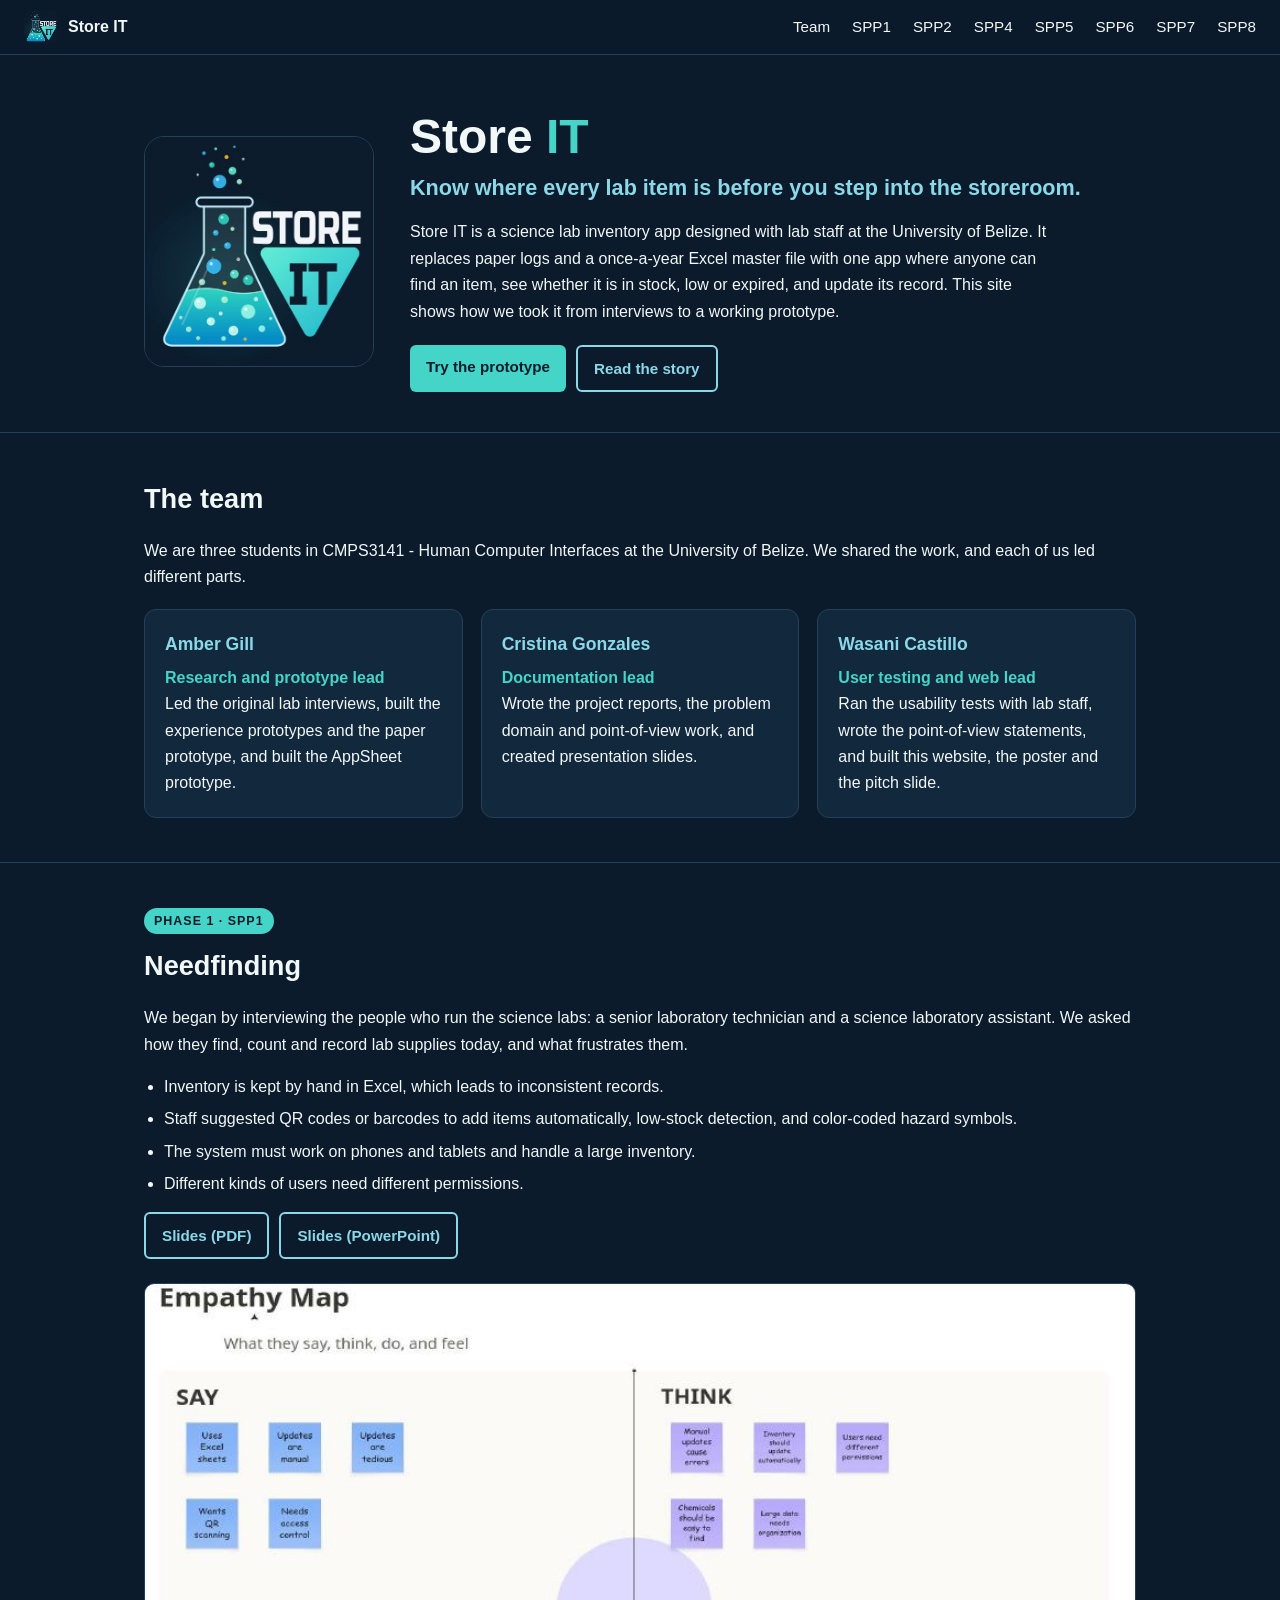
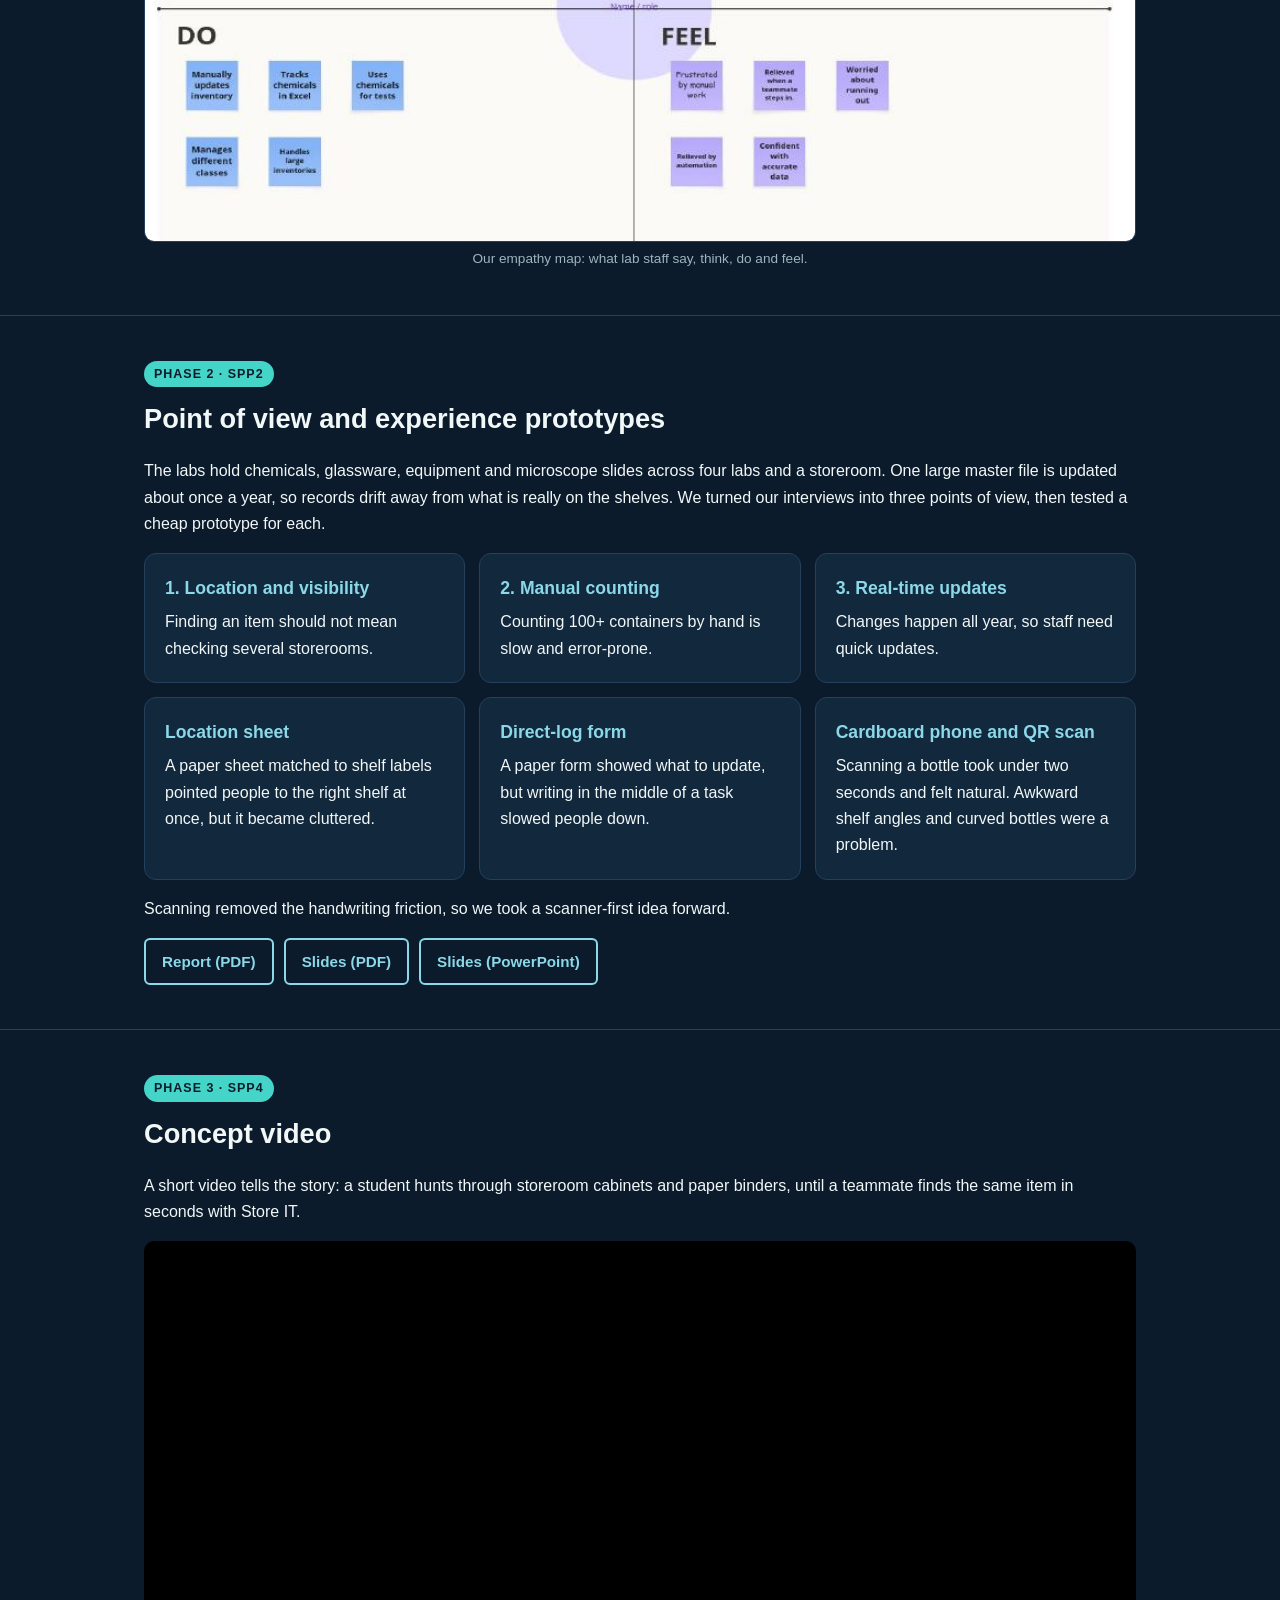
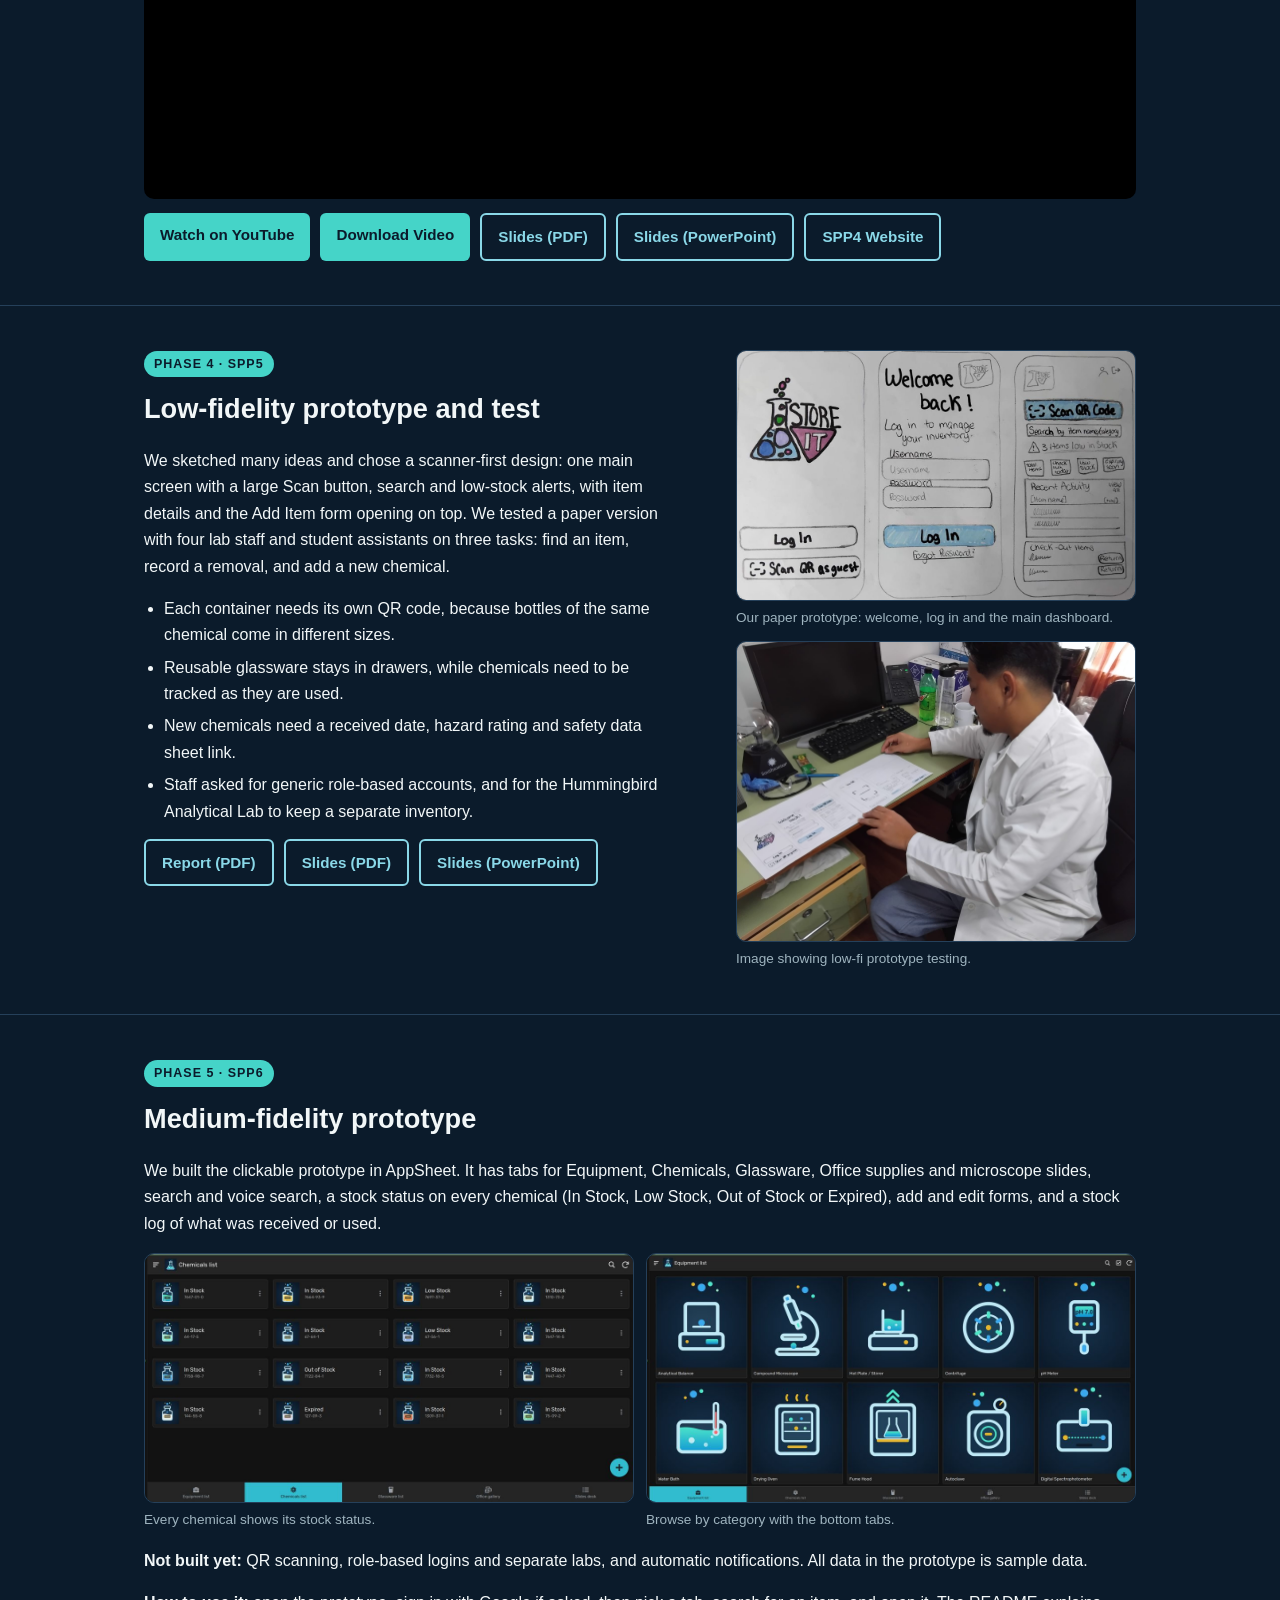
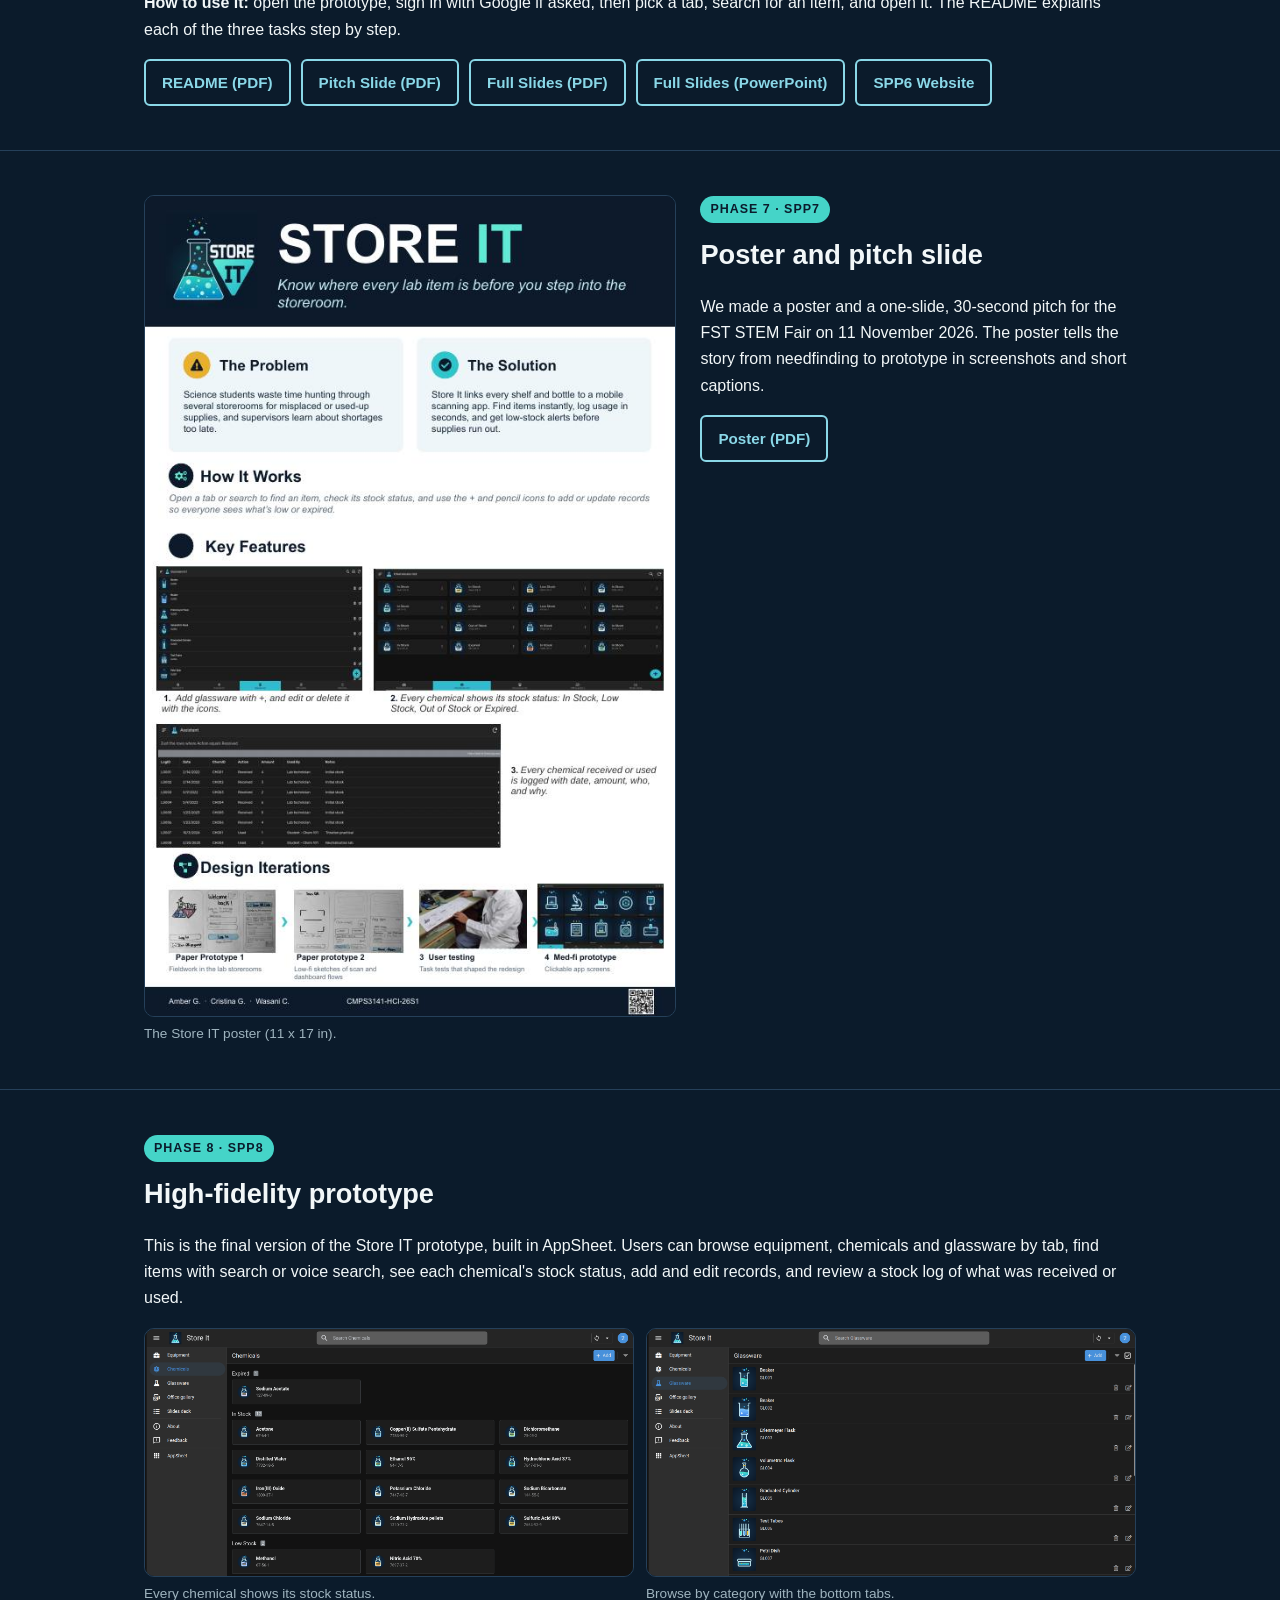
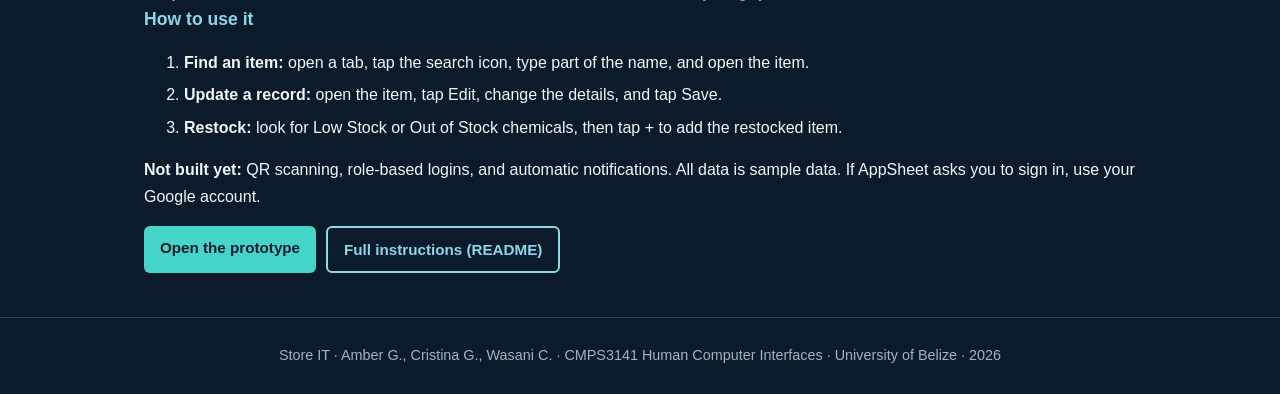
<file: index.html>
<!DOCTYPE html>
<html lang="en">
<head>
<meta charset="UTF-8">
<meta name="viewport" content="width=device-width, initial-scale=1">
<title>Store IT | Science Lab Inventory App</title>
<meta name="description" content="Store IT is a science lab inventory app designed with lab staff at the University of Belize. See how we took it from interviews to a working prototype.">
<link rel="icon" href="images/logo.jpg">
<link rel="stylesheet" href="site.css">
</head>
<body>

<nav aria-label="Main">
  <a class="brand" href="#home"><img src="images/logo.jpg" alt="">Store IT</a>
  <a class="l" href="#team">Team</a>
  <a class="l" href="#needfinding">SPP1</a>
  <a class="l" href="#pov">SPP2</a>
  <a class="l" href="#video">SPP4</a>
  <a class="l" href="#low-fi">SPP5</a>
  <a class="l" href="#medium-fi">SPP6</a>
  <a class="l" href="#poster">SPP7</a>
  <a class="l" href="#hi-fi">SPP8</a>
</nav>

<!--All Good-->
<header class="hero" id="home">
  <div class="wrap">
    <img src="images/logo.jpg" alt="Store IT logo: a flask with bubbles beside the words STORE IT">
    <div class="txt">
      <h1>Store <span>IT</span></h1>
      <p class="vp">Know where every lab item is before you step into the storeroom.</p>
      <p class="lead">Store IT is a science lab inventory app designed with lab staff at the University of Belize. It replaces paper logs and a once-a-year Excel master file with one app where anyone can find an item, see whether it is in stock, low or expired, and update its record. This site shows how we took it from interviews to a working prototype.</p>
      <div class="links">
        <a class="btn" href="https://www.appsheet.com/start/bdd45b0b-dedd-482d-b99f-b66468220122" target="_blank" rel="noopener">Try the prototype</a>
        <a class="btn o" href="#needfinding">Read the story</a>
      </div>
    </div>
  </div>
</header>

<!--All Good-->
<main>
<section class="sec" id="team">
  <div class="wrap">
    <h2>The team</h2>
    <p>We are three students in CMPS3141 - Human Computer Interfaces at the University of Belize. We shared the work, and each of us led different parts.</p>
    <div class="team">
      <div class="card"><h3>Amber Gill</h3><p class="role">Research and prototype lead</p><p>Led the original lab interviews, built the experience prototypes and the paper prototype, and built the AppSheet prototype.</p></div>
      <div class="card"><h3>Cristina Gonzales</h3><p class="role">Documentation lead</p><p>Wrote the project reports, the problem domain and point-of-view work, and created presentation slides.</p></div>
      <div class="card"><h3>Wasani Castillo</h3><p class="role">User testing and web lead</p><p>Ran the usability tests with lab staff, wrote the point-of-view statements, and built this website, the poster and the pitch slide.</p></div>
    </div>
  </div>
</section>

<!--Done-->
<section class="sec" id="needfinding">
  <div class="wrap phase">
    <div>
      <span class="kicker">Phase 1 · SPP1</span>
      <h2>Needfinding</h2>
      <p>We began by interviewing the people who run the science labs: a senior laboratory technician and a science laboratory assistant. We asked how they find, count and record lab supplies today, and what frustrates them.</p>
      <ul>
        <li>Inventory is kept by hand in Excel, which leads to inconsistent records.</li>
        <li>Staff suggested QR codes or barcodes to add items automatically, low-stock detection, and color-coded hazard symbols.</li>
        <li>The system must work on phones and tablets and handle a large inventory.</li>
        <li>Different kinds of users need different permissions.</li>
      </ul>
      <div class="links">
        <a class="btn o" href="SPP1/Science Lab Inventory-1.pdf" target="_blank">Slides (PDF)</a>
        <a class="btn o" href="SPP1/Science Lab Inventory.pptx" target="_blank">Slides (PowerPoint)</a></div>
    </div>
    <!--See if figure can be made smaller-->
    <figure>
      <img src="images/empathy-map.jpg" alt="Empathy map showing what lab staff say, think, do and feel about inventory" loading="lazy">
      <figcaption>Our empathy map: what lab staff say, think, do and feel.</figcaption>
    </figure>
  </div>
</section>

<!--All Done-->
<section class="sec" id="pov">
  <div class="wrap">
    <span class="kicker">Phase 2 · SPP2</span>
    <h2>Point of view and experience prototypes</h2>
    <p>The labs hold chemicals, glassware, equipment and microscope slides across four labs and a storeroom. One large master file is updated about once a year, so records drift away from what is really on the shelves. We turned our interviews into three points of view, then tested a cheap prototype for each.</p>
    <div class="three">
      <div class="card"><h3>1. Location and visibility</h3><p>Finding an item should not mean checking several storerooms.</p></div>
      <div class="card"><h3>2. Manual counting</h3><p>Counting 100+ containers by hand is slow and error-prone.</p></div>
      <div class="card"><h3>3. Real-time updates</h3><p>Changes happen all year, so staff need quick updates.</p></div>
    </div>
    <div class="three">
      <div class="card"><h3>Location sheet</h3><p>A paper sheet matched to shelf labels pointed people to the right shelf at once, but it became cluttered.</p></div>
      <div class="card"><h3>Direct-log form</h3><p>A paper form showed what to update, but writing in the middle of a task slowed people down.</p></div>
      <div class="card"><h3>Cardboard phone and QR scan</h3><p>Scanning a bottle took under two seconds and felt natural. Awkward shelf angles and curved bottles were a problem.</p></div>
    </div>
    <p>Scanning removed the handwriting friction, so we took a scanner-first idea forward.</p>
    <div class="links">
      <a class="btn o" href="SPP2/SPP2 Report UB Science Lab Inventory System.docx.pdf" target="_blank">Report (PDF)</a>
      <a class="btn o" href="SPP2/SPP2-PPT.pdf" target="_blank">Slides (PDF)</a>
      <a class="btn o" href="SPP2/SPP2-PPT.pptx" target="_blank">Slides (PowerPoint)</a></div>
  </div>
</section>

<!--NOthing to change-->
<section class="sec" id="video">
  <div class="wrap">
    <span class="kicker">Phase 3 · SPP4</span>
    <h2>Concept video</h2>
    <p>A short video tells the story: a student hunts through storeroom cabinets and paper binders, until a teammate finds the same item in seconds with Store IT.</p>
    <div class="video"><iframe src="https://player.vimeo.com/video/1229984652?badge=0&amp;autopause=0&amp;player_id=0&amp;app_id=58479" allow="autoplay; fullscreen; picture-in-picture; clipboard-write; encrypted-media; web-share" referrerpolicy="strict-origin-when-cross-origin" title="Store IT concept video"></iframe></div>
    <div class="links">
      <a class="btn" href="https://youtu.be/bTAYUVwMyhg" target="_blank" rel="noopener">Watch on YouTube</a>
      <a class="btn secondary" href="SPP4/SPP4-Concept-Video(1).mp4" download>Download Video</a>
      <a class="btn o" href="SPP4/Science Lab Inventory System.pdf" target="_blank">Slides (PDF)</a>
      <a class="btn o" href="SPP4/Science Lab Inventory System.pptx">Slides (PowerPoint)</a>
      <a class="btn o" href="SPP4/SPP4-Group-1.html" target="_blank">SPP4 Website</a>
    </div>
  </div>
</section>

<!--Add report, slides ppt and pdf-->
<section class="sec" id="low-fi">
  <div class="wrap phase">
    <div>
      <span class="kicker">Phase 4 · SPP5</span>
      <h2>Low-fidelity prototype and test</h2>
      <p>We sketched many ideas and chose a scanner-first design: one main screen with a large Scan button, search and low-stock alerts, with item details and the Add Item form opening on top. We tested a paper version with four lab staff and student assistants on three tasks: find an item, record a removal, and add a new chemical.</p>
      <ul>
        <li>Each container needs its own QR code, because bottles of the same chemical come in different sizes.</li>
        <li>Reusable glassware stays in drawers, while chemicals need to be tracked as they are used.</li>
        <li>New chemicals need a received date, hazard rating and safety data sheet link.</li>
        <li>Staff asked for generic role-based accounts, and for the Hummingbird Analytical Lab to keep a separate inventory.</li>
      </ul>
      <div class="links">
        <a class="btn o" href="SPP5/SPP5 Report UB Science Lab Inventory System.docx-2.pdf" target="_blank">Report (PDF)</a>
        <a class="btn o" href="SPP5/SPP5-Presentation.pdf" target="_blank">Slides (PDF)</a>
        <a class="btn o" href="SPP5/SPP5-Presentation.pptx" target="_blank">Slides (PowerPoint)</a></div>
    </div>

    <div class="phase-images">
      <figure>
          <img src="images/lowfi-sketches.jpg" alt="Paper prototype screens: welcome, log in and dashboard" loading="lazy">
          <figcaption>Our paper prototype: welcome, log in and the main dashboard.</figcaption>
        </figure>

      <figure>
        <img src="images/proof.jpg" alt="Image showing low-fi prototype testing" loading="lazy">
        <figcaption>Image showing low-fi prototype testing.</figcaption>
      </figure>
    </div>
  </div>
</section>

<!--Come back as clarification old prototype link is needed-->
<section class="sec" id="medium-fi">
  <div class="wrap">
    <span class="kicker">Phase 5 · SPP6</span>
    <h2>Medium-fidelity prototype</h2>
    <p>We built the clickable prototype in AppSheet. It has tabs for Equipment, Chemicals, Glassware, Office supplies and microscope slides, search and voice search, a stock status on every chemical (In Stock, Low Stock, Out of Stock or Expired), add and edit forms, and a stock log of what was received or used.</p>
    <div class="two">
      <figure><img src="images/app-chemicals.jpg" alt="Chemicals list showing a stock status on each chemical" loading="lazy"><figcaption>Every chemical shows its stock status.</figcaption></figure>
      <figure><img src="images/app-equipment.jpg" alt="Equipment list with category tabs along the bottom" loading="lazy"><figcaption>Browse by category with the bottom tabs.</figcaption></figure>
    </div>
    <p><strong>Not built yet:</strong> QR scanning, role-based logins and separate labs, and automatic notifications. All data in the prototype is sample data.</p>
    <p><strong>How to use it:</strong> open the prototype, sign in with Google if asked, then pick a tab, search for an item, and open it. The README explains each of the three tasks step by step.</p>
    <div class="links">
      <!--<a class="btn" href="https://www.appsheet.com/start/62eae742-056b-4bb2-9ba7-b9b2ba2b7e73" target="_blank" rel="noopener">Open the prototype</a> -->
      <a class="btn o" href="SPP6 & SPP7/README.pdf" target="_blank">README (PDF)</a>
      <a class="btn o" href="SPP6 & SPP7/Store It.pdf" target="_blank">Pitch Slide (PDF)</a>
      <a class="btn o" href="SPP6 & SPP7/Store IT Science Lab Inventory System.pdf" target="_blank"> Full Slides (PDF)</a>
      <a class="btn o" href="SPP6 & SPP7/Store IT Science Lab Inventory System.pptx" target="_blank">Full Slides (PowerPoint)</a>
      <a class="btn o" href="oldSite.html" target="_blank">SPP6 Website</a>
    </div>
  </div>
</section>

<section class="sec" id="poster">
  <div class="wrap phase flip">
    <div>
      <span class="kicker">Phase 7 · SPP7</span>
      <h2>Poster and pitch slide</h2>
      <p>We made a poster and a one-slide, 30-second pitch for the FST STEM Fair on 11 November 2026. The poster tells the story from needfinding to prototype in screenshots and short captions.</p>
      <div class="links">
        <a class="btn o" href="SPP6 & SPP7/HCI Store It Poster SPP7.pdf">Poster (PDF)</a>
      </div>
    </div>
    <figure><img src="images/poster.jpg" alt="The Store IT project poster" loading="lazy"><figcaption>The Store IT poster (11 x 17 in).</figcaption></figure>
  </div>
</section>

<section class="sec" id="hi-fi">
  <div class="wrap">
    <span class="kicker">Phase 8 · SPP8</span>
    <h2>High-fidelity prototype</h2>
    <p>This is the final version of the Store IT prototype, built in AppSheet. 
       Users can browse equipment, chemicals and glassware by tab, find items with search or voice search, 
       see each chemical's stock status, add and edit records, and review a stock log of what was received or used.
    </p>
    <div class="two">
      <figure><img src="images/high-fidelity-chemicals.png" alt="Chemicals list showing a stock status on each chemical" loading="lazy"><figcaption>Every chemical shows its stock status.</figcaption></figure>
      <figure><img src="images/high-fidelity-glassware.png" alt="Equipment list with category tabs along the bottom" loading="lazy"><figcaption>Browse by category with the bottom tabs.</figcaption></figure>
    </div>
    <h3>How to use it</h3>
    <ol>
      <li><strong>Find an item:</strong> open a tab, tap the search icon, type part of the name, and open the item.</li>
      <li><strong>Update a record:</strong> open the item, tap Edit, change the details, and tap Save.</li>
      <li><strong>Restock:</strong> look for Low Stock or Out of Stock chemicals, then tap + to add the restocked item.</li>
    </ol>
    <p><strong>Not built yet:</strong> QR scanning, role-based logins, and automatic notifications. All data is sample data. If AppSheet asks you to sign in, use your Google account.</p>
    <div class="links">
      <a class="btn" href="https://www.appsheet.com/start/bdd45b0b-dedd-482d-b99f-b66468220122" target="_blank" rel="noopener">Open the prototype</a>
      <a class="btn o" href="files/SPP6-README.pdf">Full instructions (README)</a>
    </div>
  </div>
</section>
</main>

<footer>Store IT · Amber G., Cristina G., Wasani C. · CMPS3141 Human Computer Interfaces · University of Belize · 2026</footer>

</body>
</html>
</file>
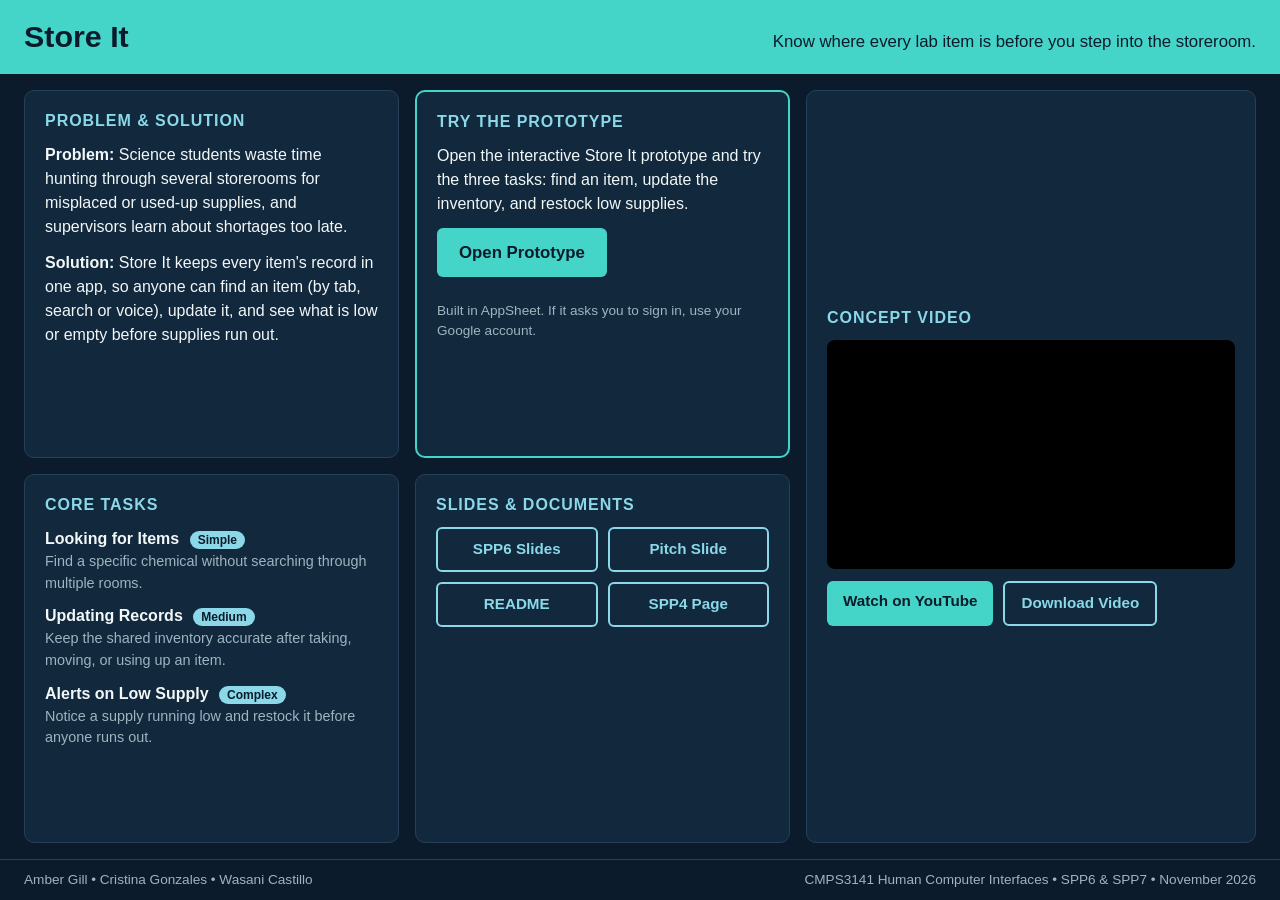
<file: oldSite.html>
<!DOCTYPE html>
<html lang="en">
<head>
  <meta charset="UTF-8">
  <meta name="viewport" content="width=device-width, initial-scale=1">
  <title>Store It | SPP6 &amp; SPP7</title>
  <link rel="stylesheet" href="oldSite.css">
</head>
<body>

  <header>
    <h1>Store It</h1>
    <p>Know where every lab item is before you step into the storeroom.</p>
  </header>

  <main>
    <div class="grid">

      <!-- PROTOTYPE (SPP6) -->
      <section class="card prototype">
        <h2>Try the Prototype</h2>
        <p>Open the interactive Store It prototype and try the three tasks: find an item, update the inventory, and restock low supplies.</p>
        <div class="links">
          <a class="btn big" href="https://www.appsheet.com/start/62eae742-056b-4bb2-9ba7-b9b2ba2b7e73" target="_blank" rel="noopener">Open Prototype</a>
        </div>
        <br>
        <p class="note">Built in AppSheet. If it asks you to sign in, use your Google account.</p>
      </section>

      <!-- CONCEPT VIDEO (SPP4) -->
      <section class="card video">
        <h2>Concept Video</h2>
        <div class="video-wrap">
          <iframe
            src="https://player.vimeo.com/video/1229984652?badge=0&amp;autopause=0&amp;player_id=0&amp;app_id=58479"
            frameborder="0"
            allow="autoplay; fullscreen; picture-in-picture; clipboard-write; encrypted-media; web-share"
            referrerpolicy="strict-origin-when-cross-origin"
            title="Store It concept video"></iframe>
        </div>
        <div class="links">
          <a class="btn" href="https://youtu.be/bTAYUVwMyhg" target="_blank" rel="noopener">Watch on YouTube</a>
          <a class="btn secondary" href="SPP4-Concept-Video(1).mp4" download>Download Video</a>
        </div>
      </section>

      <!-- PROBLEM / SOLUTION -->
      <section class="card problem">
        <h2>Problem &amp; Solution</h2>
        <p><strong>Problem:</strong> Science students waste time hunting through several storerooms for misplaced or used-up supplies, and supervisors learn about shortages too late.</p>
        <p><strong>Solution:</strong> Store It keeps every item's record in one app, so anyone can find an item (by tab, search or voice), update it, and see what is low or empty before supplies run out.</p>
      </section>

      <!-- TASKS -->
      <section class="card tasks-card">
        <h2>Core Tasks</h2>
        <ol class="tasks">
          <li><strong>Looking for Items</strong> <span class="tag">Simple</span>
            <span class="desc">Find a specific chemical without searching through multiple rooms.</span></li>
          <li><strong>Updating Records</strong> <span class="tag">Medium</span>
            <span class="desc">Keep the shared inventory accurate after taking, moving, or using up an item.</span></li>
          <li><strong>Alerts on Low Supply</strong> <span class="tag">Complex</span>
            <span class="desc">Notice a supply running low and restock it before anyone runs out.</span></li>
        </ol>
      </section>

      <!-- DOCUMENTS -->
      <section class="card docs">
        <h2>Slides &amp; Documents</h2>
        <div class="doc-list">
          <a class="btn secondary" href="SPP6 & SPP7/Store IT Science Lab Inventory System.pdf" download>SPP6 Slides</a>
          <a class="btn secondary" href="SPP6 & SPP7/Store It.pdf" target="_blank" rel="noopener">Pitch Slide</a>
          <a class="btn secondary" href="SPP6 & SPP7/README.pdf" target="_blank" rel="noopener">README</a>
          <a class="btn secondary" href="SPP4/SPP4-Group-1.html" target="_blank" rel="noopener">SPP4 Page</a>
        </div>
      </section>

    </div>
  </main>

  <footer>
    <span>Amber Gill &bull; Cristina Gonzales &bull; Wasani Castillo</span>
    <span>CMPS3141 Human Computer Interfaces &bull; SPP6 &amp; SPP7 &bull; November 2026</span>
  </footer>

</body>
</html>
</file>
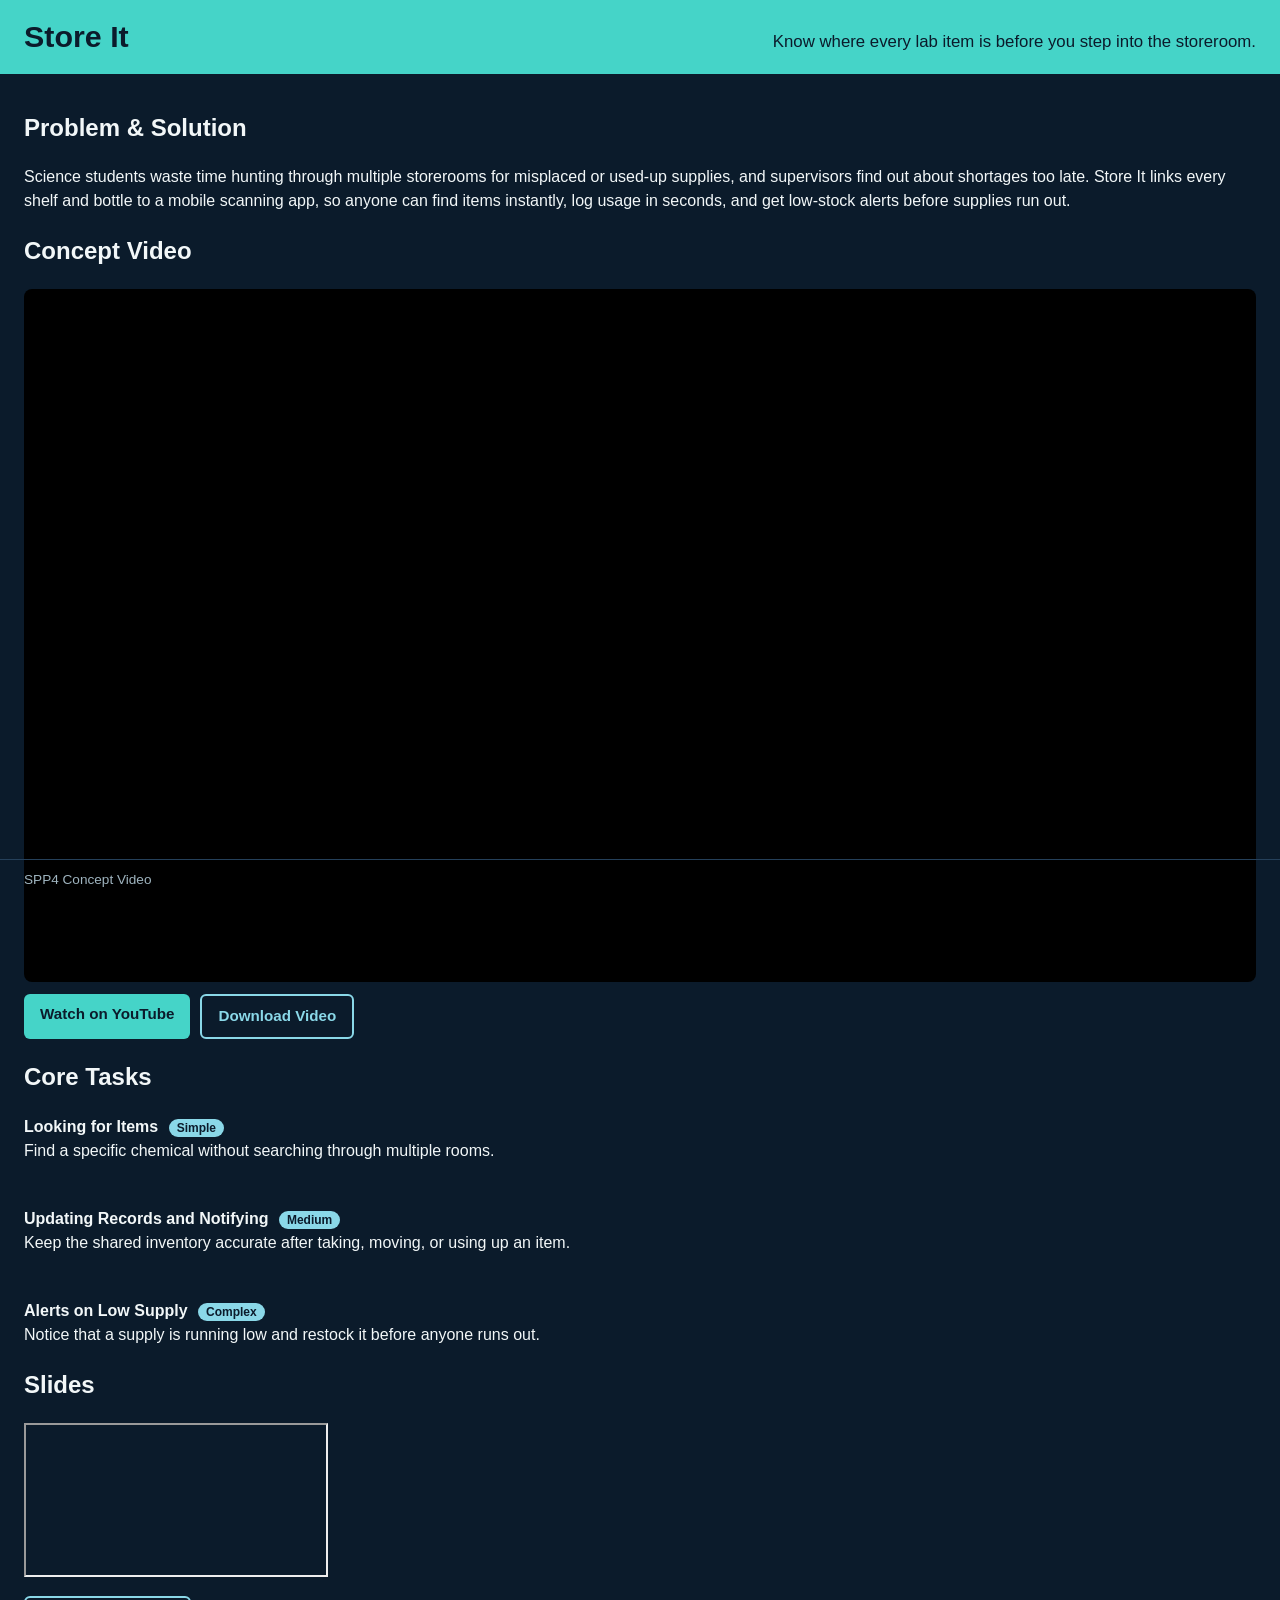
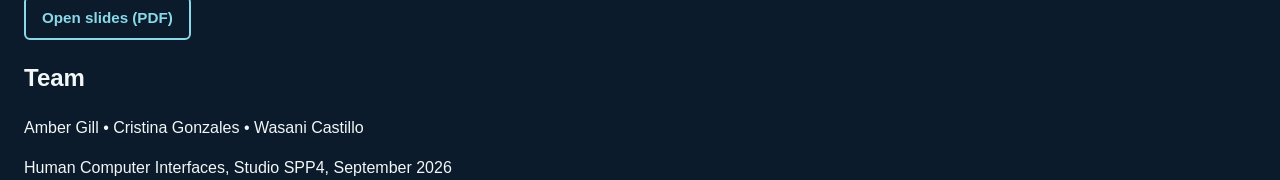
<file: SPP4-Group-1.html>
<!DOCTYPE html>
<html lang="en">
<head>
  <meta charset="UTF-8">
  <meta name="viewport" content="width=device-width, initial-scale=1">
  <title>Store It</title>
  <link rel="stylesheet" href="style.css">
</head>
<body>

  <header>
    <h1>Store It</h1>
    <p>Know where every lab item is before you step into the storeroom.</p>
  </header>

  <main>
    <section>
      <h2>Problem &amp; Solution</h2>
      <p>
        Science students waste time hunting through multiple storerooms for misplaced or used-up 
        supplies, and supervisors find out about shortages too late. Store It links 
        every shelf and bottle to a mobile scanning app, so anyone can find items instantly, 
        log usage in seconds, and get low-stock alerts before supplies run out.
      </p>
    </section>

    <section>
      <h2>Concept Video</h2>

      <div class="video-wrap">
        <iframe 
          src="https://player.vimeo.com/video/1229984652?badge=0&amp;autopause=0&amp;player_id=0&amp;app_id=58479" 
          width="3872" 
          height="2160" 
          frameborder="0" 
          allow="autoplay; fullscreen; picture-in-picture; clipboard-write; encrypted-media; web-share" 
          referrerpolicy="strict-origin-when-cross-origin" 
          title="SPP4-Concept-Video">
        </iframe>
      </div>

      <div class="links">
        <a class="btn" href="https://youtu.be/bTAYUVwMyhg" target="_blank">Watch on YouTube</a>
        <a class="btn secondary" href="SPP4-Concept-Video.mp4" download>Download Video</a>
      </div>
    </section>

    <!-- TASKS -->
    <section>
      <h2>Core Tasks</h2>
      <ol class="tasks">
        <li><strong>Looking for Items</strong> <span class="tag">Simple</span><br>
            Find a specific chemical without searching through multiple rooms.</li>
            <br>
        <li><strong>Updating Records and Notifying</strong> <span class="tag">Medium</span><br>
             Keep the shared inventory accurate after taking, moving, or using up an item.</li>
            <br>
        <li><strong>Alerts on Low Supply</strong> <span class="tag">Complex</span><br>
            Notice that a supply is running low and restock it before anyone runs out. </li>
      </ol>
    </section>

    <!-- SLIDES -->
    <section>
      <h2>Slides</h2>
      <iframe class="slides-frame" src="Science Lab Inventory System.pdf" title="Project slides"></iframe>
      <div class="links">
        <a class="btn secondary" href="Science Lab Inventory System.pdf" target="_blank">Open slides (PDF)</a>
      </div>
    </section>

    <section class="team">
      <h2>Team</h2>
      <p>Amber Gill &bull; Cristina Gonzales &bull; Wasani Castillo</p>
      <p>Human Computer Interfaces, Studio SPP4, September 2026</p>
    </section>

  </main>

  <footer> SPP4 Concept Video</footer>

</body>
</html>
</file>
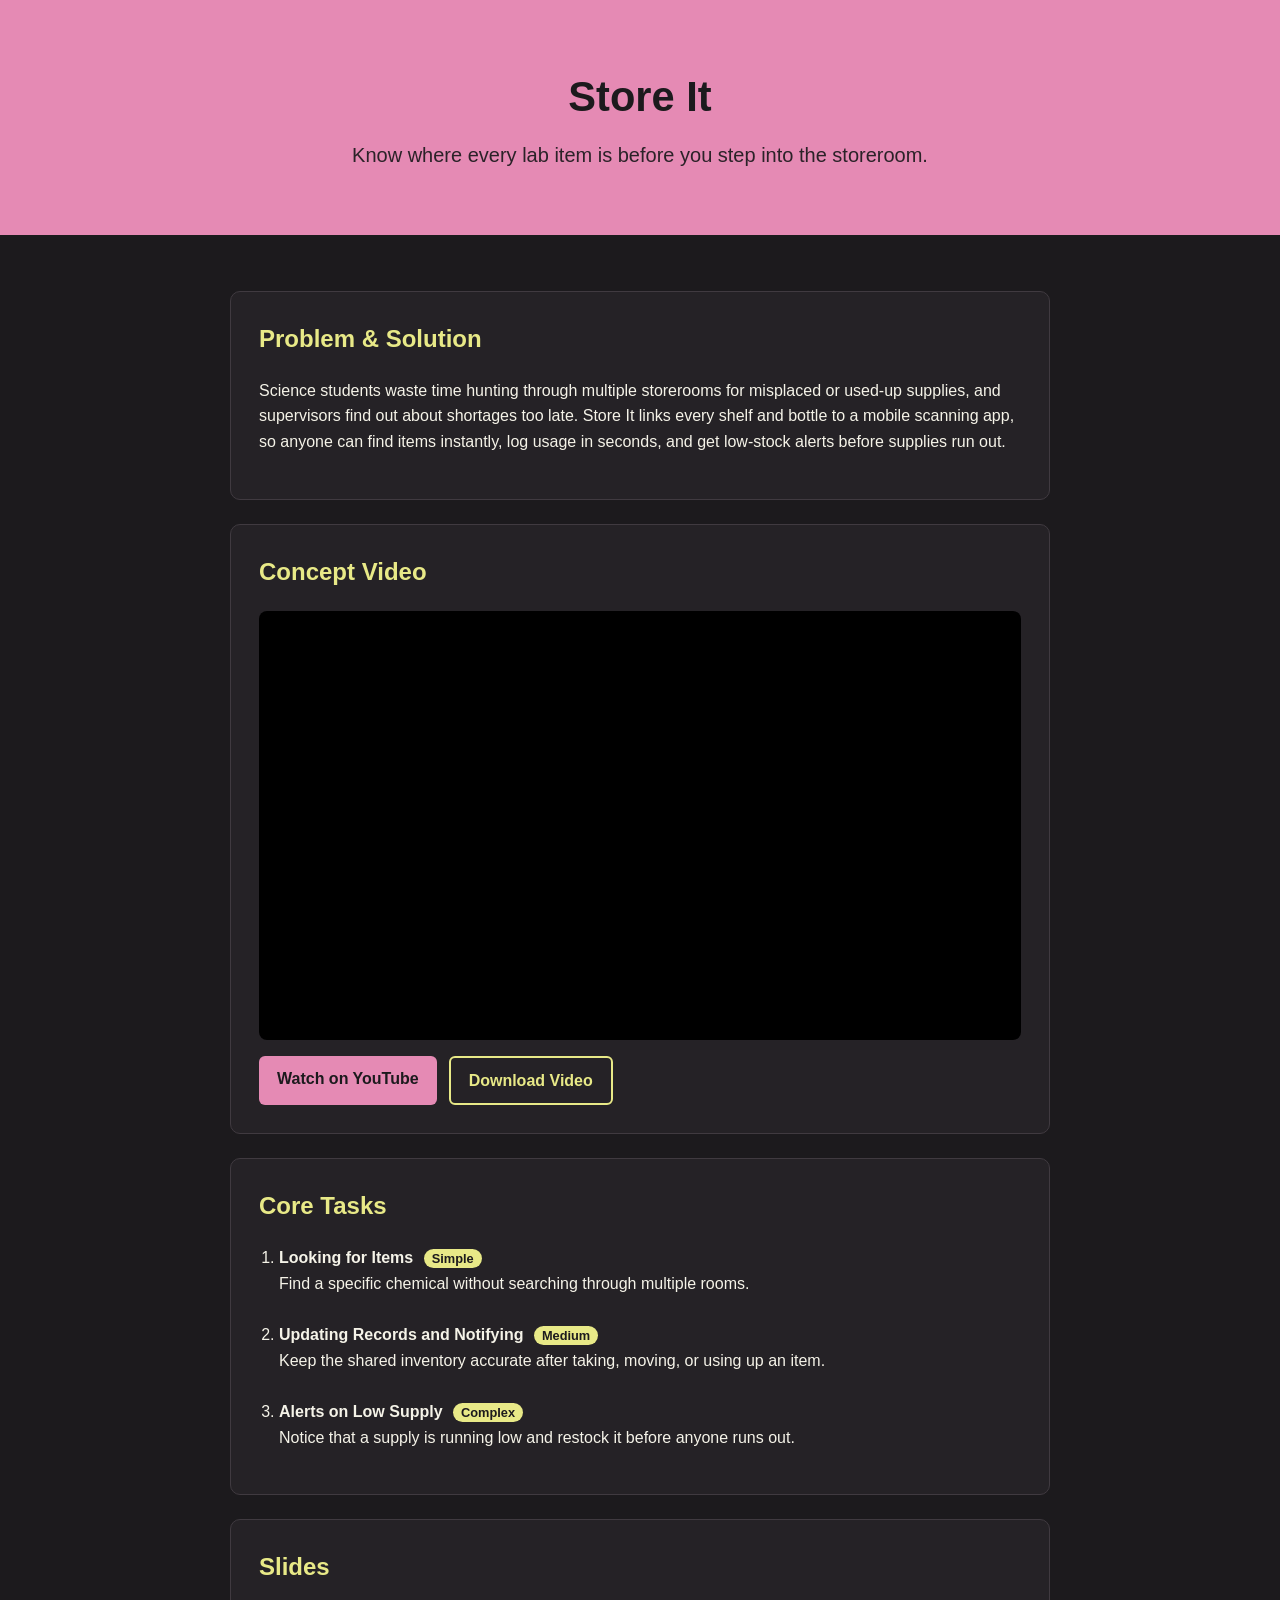
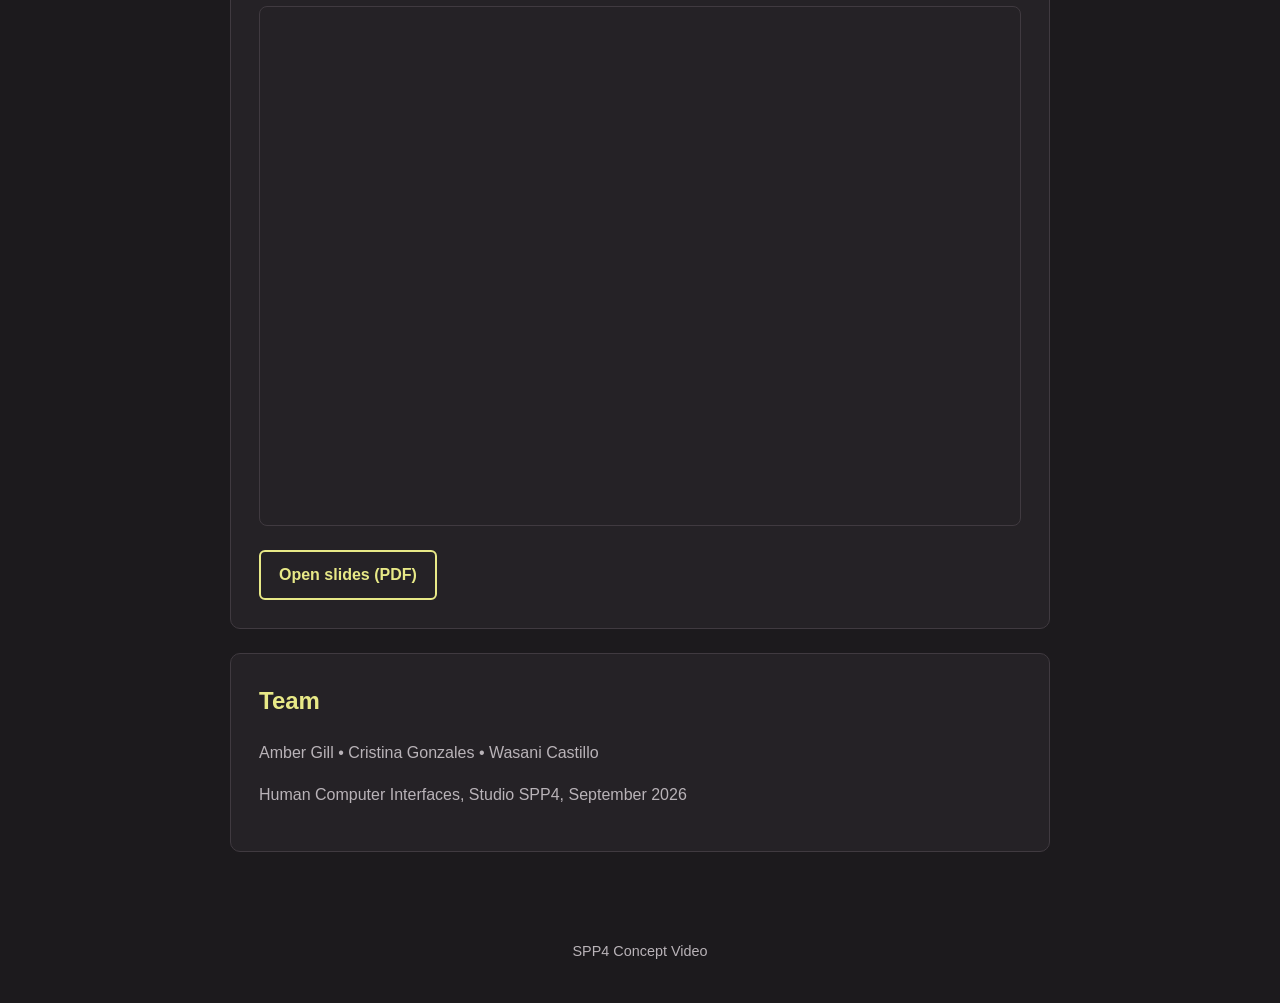
<file: SPP4/SPP4-Group-1.html>
<!DOCTYPE html>
<html lang="en">
<head>
  <meta charset="UTF-8">
  <meta name="viewport" content="width=device-width, initial-scale=1">
  <title>Store It</title>
  <link rel="stylesheet" href="SPP4.css">
</head>
<body>

  <header>
    <h1>Store It</h1>
    <p>Know where every lab item is before you step into the storeroom.</p>
  </header>

  <main>
    <section>
      <h2>Problem &amp; Solution</h2>
      <p>
        Science students waste time hunting through multiple storerooms for misplaced or used-up 
        supplies, and supervisors find out about shortages too late. Store It links 
        every shelf and bottle to a mobile scanning app, so anyone can find items instantly, 
        log usage in seconds, and get low-stock alerts before supplies run out.
      </p>
    </section>

    <section>
      <h2>Concept Video</h2>

      <div class="video-wrap">
        <iframe 
          src="https://player.vimeo.com/video/1229984652?badge=0&amp;autopause=0&amp;player_id=0&amp;app_id=58479" 
          width="3872" 
          height="2160" 
          frameborder="0" 
          allow="autoplay; fullscreen; picture-in-picture; clipboard-write; encrypted-media; web-share" 
          referrerpolicy="strict-origin-when-cross-origin" 
          title="SPP4-Concept-Video">
        </iframe>
      </div>

      <div class="links">
        <a class="btn" href="https://youtu.be/bTAYUVwMyhg" target="_blank">Watch on YouTube</a>
        <a class="btn secondary" href="SPP4-Concept-Video.mp4" download>Download Video</a>
      </div>
    </section>

    <!-- TASKS -->
    <section>
      <h2>Core Tasks</h2>
      <ol class="tasks">
        <li><strong>Looking for Items</strong> <span class="tag">Simple</span><br>
            Find a specific chemical without searching through multiple rooms.</li>
            <br>
        <li><strong>Updating Records and Notifying</strong> <span class="tag">Medium</span><br>
             Keep the shared inventory accurate after taking, moving, or using up an item.</li>
            <br>
        <li><strong>Alerts on Low Supply</strong> <span class="tag">Complex</span><br>
            Notice that a supply is running low and restock it before anyone runs out. </li>
      </ol>
    </section>

    <!-- SLIDES -->
    <section>
      <h2>Slides</h2>
      <iframe class="slides-frame" src="Science Lab Inventory System.pdf" title="Project slides"></iframe>
      <div class="links">
        <a class="btn secondary" href="Science Lab Inventory System.pdf" target="_blank">Open slides (PDF)</a>
      </div>
    </section>

    <section class="team">
      <h2>Team</h2>
      <p>Amber Gill &bull; Cristina Gonzales &bull; Wasani Castillo</p>
      <p>Human Computer Interfaces, Studio SPP4, September 2026</p>
    </section>

  </main>

  <footer> SPP4 Concept Video</footer>

</body>
</html>
</file>
<file: site.css>
:root{
    --bg:#0b1b2b;
    --card:#12283d;
    --line:#25405a;
    --text:#f2f7f8;
    --muted:#9fb4bf;
    --accent:#45d4c8;
    --accent-d:#36bfb3;
    --sky:#8ad8e8;
    --navy:#0b1b2b
}

*{
    box-sizing:border-box
}

html{
    scroll-behavior:smooth
}

body{
    margin:0;
    font-family:"Segoe UI",Helvetica,Arial,sans-serif;
    line-height:1.65;
    color:var(--text);background:var(--bg)
}

img{
    max-width:100%;
    height:auto;display:block
}

a{
    color:var(--sky)
}

nav{
    position:sticky;
    top:0;z-index:10;
    display:flex;
    flex-wrap:wrap;
    align-items:center;
    gap:6px 22px;
    padding:10px 24px;
    background:rgba(11,27,43,.95);
    border-bottom:1px solid var(--line)
}

nav .brand{
    display:flex;
    align-items:center;
    gap:10px;font-weight:700;
    color:var(--text);
    text-decoration:none;
    margin-right:auto
}

nav .brand img{
    width:34px;
    height:34px;
    border-radius:8px
}

nav a.l{
    color:var(--text);
    text-decoration:none;
    font-size:.95rem
}

nav a.l:hover{
    color:var(--accent)
}

section,header{
    scroll-margin-top:70px
}

.wrap{
    max-width:1040px;
    margin:0 auto;
    padding:0 24px
}

.hero{
    padding:56px 0 40px
}

.hero .wrap{
    display:flex;
    flex-wrap:wrap;
    align-items:center;
    gap:36px
}

.hero img{
    width:230px;
    border-radius:20px;
    border:1px solid var(--line)
}

.hero .txt{
    flex:1;min-width:280px
}

h1{
    margin:0 0 6px;
    font-size:3rem;
    line-height:1.1
}

h1 span{
    color:var(--accent)
}

.vp{
    font-size:1.35rem;
    font-weight:600;
    color:var(--sky);
    margin:0 0 14px
}

.lead{
    max-width:640px;
    color:var(--text);
    margin:0 0 20px
}

h2{
    font-size:1.7rem;
    margin:0 0 6px
}

h3{
    margin:0 0 6px;
    font-size:1.1rem;
    color:var(--sky)
}

.sec{
    padding:44px 0;
    border-top:1px solid var(--line)
}

.kicker{
    display:inline-block;
    font-size:.78rem;
    font-weight:700;
    letter-spacing:.08em;
    text-transform:uppercase;
    padding:3px 10px;
    border-radius:20px;
    background:var(--accent);
    color:var(--navy);
    margin-bottom:10px
}

.team{
    display:grid;
    grid-template-columns:repeat(auto-fit,minmax(260px,1fr));
    gap:18px;
    margin-top:18px
}

.card{
    background:var(--card);
    border:1px solid var(--line);
    border-radius:12px;
    padding:20px
}

.role{
    color:var(--accent);
    font-weight:600;
    margin:0 0 8px
}

.card p{
    margin:0
}

.phase {
    display: grid;
    grid-template-columns: 1.1fr 0.9fr;
    gap: 24px;
    align-items: start;
}

.phase.flip figure{
    order:-1
}

figure{
    margin:0
}

figure img{
    border-radius:10px;
    border:1px solid var(--line)
}

figcaption{
    font-size:.85rem;
    color:var(--muted);
    margin-top:6px
}

ul{
    padding-left:20px;
    margin:8px 0 14px
}

li{
    margin-bottom:6px
}

.links{
    display:flex;
    flex-wrap:wrap;
    gap:10px;
    margin-top:14px
}

.btn{
    display:inline-block;
    padding:9px 16px;
    border-radius:6px;
    background:var(--accent);
    color:var(--navy);
    text-decoration:none;
    font-weight:600;
    font-size:.95rem
}

.btn:hover{
    background:var(--accent-d)
}

.btn.o{
    background:transparent;
    color:var(--sky);
    border:2px solid var(--sky)
}
.btn.o:hover{
    background:var(--sky);
    color:var(--navy)
}

.btn:focus-visible,a:focus-visible{
    outline:3px solid var(--accent);
    outline-offset:2px
}

.three{
    display:grid;
    grid-template-columns:repeat(auto-fit,minmax(230px,1fr));
    gap:14px;
    margin:14px 0
}

.video{
    aspect-ratio:16/9;
    border-radius:10px;
    overflow:hidden;
    background:#000;
    margin:14px 0
}

.video iframe{
    width:100%;
    height:100%;
    border:0
}

.soon{
    border:2px dashed var(--line);
    border-radius:12px;
    padding:36px 24px;
    text-align:center;
    color:var(--muted)
}

.two{
    display:grid;
    grid-template-columns:1fr 1fr;
    gap:12px
}

footer{
    border-top:1px solid var(--line);
    padding:26px 24px;
    text-align:center;
    color:var(--muted);
    font-size:.9rem
}

@media (max-width:800px){
    .phase{grid-template-columns:1fr}
    .phase.flip figure{order:0}h1{font-size:2.3rem}
    .hero img{width:160px}

    .phase-images {
        max-width: 100%;
        margin-left: 0;
    }

    #needfinding .phase {
        grid-template-columns: 1fr;
    }

}

/* added 
.phase figure:nth-of-type(2) {
    grid-column: 2;
} */
.phase-images {
    display: flex;
    flex-direction: column;
    gap: 12px;
    min-width: 0;
    width: 100% !important;
    max-width: 400px !important;
    margin-left: auto;
}

.phase-images figure {
    margin: 0;
}

.phase-images img {
    width: 100% !important;
    max-width: 400px !important; 
    height: auto;
    display: block;
    border-radius: 10px;
}
/* added */
/* Needfinding: text above, image below */
#needfinding .phase {
    display: flex;
    flex-direction: column;
    gap: 24px;
    align-items: stretch;
}

#needfinding figure {
    width: 100%;
    margin: 0;
}

#needfinding figure img {
    width: 100%;
    max-width: 100%;
    height: auto;
    display: block;
    border-radius: 10px;
}

#needfinding figcaption {
    text-align: center;
}
</file>
<file: oldSite.css>
/* ---------- Colors (matches the slides and poster: navy and teal) ---------- */
:root {
  --bg: #0b1b2b;
  --text: #f2f7f8;
  --muted: #9fb4bf;
  --accent: #45d4c8;
  --secondary: #8ad8e8;
  --card: #12283d;
  --line: #25405a;
}

* { box-sizing: border-box; }

body {
  margin: 0;
  min-height: 100vh;
  display: flex;
  flex-direction: column;
  font-family: "Segoe UI", Helvetica, Arial, sans-serif;
  line-height: 1.5;
  color: var(--text);
  background: var(--bg);
}

/* ---------- Header ---------- */
header {
  background: var(--accent);
  color: #0b1b2b;
  padding: 14px 24px;
  display: flex;
  flex-wrap: wrap;
  align-items: baseline;
  justify-content: space-between;
  gap: 4px 24px;
}
header h1 { margin: 0; font-size: 1.9rem; }
header p  { margin: 0; font-size: 1.05rem; font-weight: 500; }

/* ---------- Grid (phones: one column, in this order) ---------- */
main { flex: 1; padding: 16px 24px; min-height: 0; }

.grid {
  display: grid;
  gap: 16px;
  grid-template-columns: 1fr;
  grid-template-areas:
    "prototype"
    "video"
    "problem"
    "tasks"
    "docs";
}

.card {
  background: var(--card);
  border: 1px solid var(--line);
  border-radius: 10px;
  padding: 18px 20px;
  min-width: 0;
}
.card h2 {
  margin: 0 0 10px;
  font-size: 1rem;
  color: var(--secondary);
  text-transform: uppercase;
  letter-spacing: 0.06em;
}
.card p { margin: 0 0 12px; }

.prototype { grid-area: prototype; border: 2px solid var(--accent); }
.video     { grid-area: video; display: flex; flex-direction: column; justify-content: center; }
.problem   { grid-area: problem; }
.tasks-card{ grid-area: tasks; }
.docs      { grid-area: docs; }

/* ---------- Buttons ---------- */
.links { display: flex; flex-wrap: wrap; gap: 10px; margin-top: 12px; }

.btn {
  display: inline-block;
  padding: 9px 16px;
  border-radius: 6px;
  background: var(--accent);
  color: #0b1b2b;
  text-decoration: none;
  font-weight: 600;
  font-size: 0.95rem;
}
.btn:hover { background: #36bfb3; }
.btn.big { padding: 12px 22px; font-size: 1.05rem; }
.btn.secondary {
  background: transparent;
  color: var(--secondary);
  border: 2px solid var(--secondary);
}
.btn.secondary:hover { background: var(--secondary); color: #0b1b2b; }
.btn:focus-visible { outline: 3px solid var(--secondary); outline-offset: 2px; }

.note { font-size: 0.85rem; color: var(--muted); margin-top: 12px; }

/* ---------- Video ---------- */
.video-wrap {
  aspect-ratio: 16 / 9;
  width: 100%;
  border-radius: 8px;
  overflow: hidden;
  background: #000;
}
.video-wrap iframe { width: 100%; height: 100%; border: 0; }

/* ---------- Tasks ---------- */
.tasks { list-style: none; padding: 0; margin: 0; display: grid; gap: 10px; }
.tasks .desc { display: block; font-size: 0.9rem; color: var(--muted); }
.tag {
  font-size: 0.75rem;
  font-weight: 700;
  padding: 2px 8px;
  border-radius: 20px;
  background: var(--secondary);
  color: #0b1b2b;
  margin-left: 6px;
}

/* ---------- Documents ---------- */
.doc-list {
  display: grid;
  grid-template-columns: repeat(auto-fit, minmax(150px, 1fr));
  gap: 10px;
}
.doc-list .btn { text-align: center; }

/* ---------- Footer ---------- */
footer {
  display: flex;
  flex-wrap: wrap;
  justify-content: space-between;
  gap: 4px 16px;
  padding: 10px 24px;
  border-top: 1px solid var(--line);
  color: var(--muted);
  font-size: 0.85rem;
}

/* ---------- Desktop: three columns ---------- */
@media (min-width: 901px) {
  .grid {
    grid-template-columns: 1fr 1fr 1.2fr;
    grid-template-areas:
      "problem prototype video"
      "tasks   docs      video";
  }
}

/* ---------- Desktop with enough height: fits one screen, no page scroll ---------- */
@media (min-width: 901px) and (min-height: 650px) {
  body { height: 100vh; }
  .grid { height: 100%; grid-template-rows: 1fr 1fr; }
  .card { overflow: auto; }
}

@media (max-width: 600px) {
  header h1 { font-size: 1.6rem; }
  main { padding: 12px; }
}
</file>
<file: style.css>
/* ---------- Colors (matches the slides and poster: navy and teal) ---------- */
:root {
  --bg: #0b1b2b;
  --text: #f2f7f8;
  --muted: #9fb4bf;
  --accent: #45d4c8;
  --secondary: #8ad8e8;
  --card: #12283d;
  --line: #25405a;
}

* { box-sizing: border-box; }

body {
  margin: 0;
  min-height: 100vh;
  display: flex;
  flex-direction: column;
  font-family: "Segoe UI", Helvetica, Arial, sans-serif;
  line-height: 1.5;
  color: var(--text);
  background: var(--bg);
}

/* ---------- Header ---------- */
header {
  background: var(--accent);
  color: #0b1b2b;
  padding: 14px 24px;
  display: flex;
  flex-wrap: wrap;
  align-items: baseline;
  justify-content: space-between;
  gap: 4px 24px;
}
header h1 { margin: 0; font-size: 1.9rem; }
header p  { margin: 0; font-size: 1.05rem; font-weight: 500; }

/* ---------- Grid (phones: one column, in this order) ---------- */
main { flex: 1; padding: 16px 24px; min-height: 0; }

.grid {
  display: grid;
  gap: 16px;
  grid-template-columns: 1fr;
  grid-template-areas:
    "prototype"
    "video"
    "problem"
    "tasks"
    "docs";
}

.card {
  background: var(--card);
  border: 1px solid var(--line);
  border-radius: 10px;
  padding: 18px 20px;
  min-width: 0;
}
.card h2 {
  margin: 0 0 10px;
  font-size: 1rem;
  color: var(--secondary);
  text-transform: uppercase;
  letter-spacing: 0.06em;
}
.card p { margin: 0 0 12px; }

.prototype { grid-area: prototype; border: 2px solid var(--accent); }
.video     { grid-area: video; display: flex; flex-direction: column; justify-content: center; }
.problem   { grid-area: problem; }
.tasks-card{ grid-area: tasks; }
.docs      { grid-area: docs; }

/* ---------- Buttons ---------- */
.links { display: flex; flex-wrap: wrap; gap: 10px; margin-top: 12px; }

.btn {
  display: inline-block;
  padding: 9px 16px;
  border-radius: 6px;
  background: var(--accent);
  color: #0b1b2b;
  text-decoration: none;
  font-weight: 600;
  font-size: 0.95rem;
}
.btn:hover { background: #36bfb3; }
.btn.big { padding: 12px 22px; font-size: 1.05rem; }
.btn.secondary {
  background: transparent;
  color: var(--secondary);
  border: 2px solid var(--secondary);
}
.btn.secondary:hover { background: var(--secondary); color: #0b1b2b; }
.btn:focus-visible { outline: 3px solid var(--secondary); outline-offset: 2px; }

.note { font-size: 0.85rem; color: var(--muted); margin-top: 12px; }

/* ---------- Video ---------- */
.video-wrap {
  aspect-ratio: 16 / 9;
  width: 100%;
  border-radius: 8px;
  overflow: hidden;
  background: #000;
}
.video-wrap iframe { width: 100%; height: 100%; border: 0; }

/* ---------- Tasks ---------- */
.tasks { list-style: none; padding: 0; margin: 0; display: grid; gap: 10px; }
.tasks .desc { display: block; font-size: 0.9rem; color: var(--muted); }
.tag {
  font-size: 0.75rem;
  font-weight: 700;
  padding: 2px 8px;
  border-radius: 20px;
  background: var(--secondary);
  color: #0b1b2b;
  margin-left: 6px;
}

/* ---------- Documents ---------- */
.doc-list {
  display: grid;
  grid-template-columns: repeat(auto-fit, minmax(150px, 1fr));
  gap: 10px;
}
.doc-list .btn { text-align: center; }

/* ---------- Footer ---------- */
footer {
  display: flex;
  flex-wrap: wrap;
  justify-content: space-between;
  gap: 4px 16px;
  padding: 10px 24px;
  border-top: 1px solid var(--line);
  color: var(--muted);
  font-size: 0.85rem;
}

/* ---------- Desktop: three columns ---------- */
@media (min-width: 901px) {
  .grid {
    grid-template-columns: 1fr 1fr 1.2fr;
    grid-template-areas:
      "problem prototype video"
      "tasks   docs      video";
  }
}

/* ---------- Desktop with enough height: fits one screen, no page scroll ---------- */
@media (min-width: 901px) and (min-height: 650px) {
  body { height: 100vh; }
  .grid { height: 100%; grid-template-rows: 1fr 1fr; }
  .card { overflow: auto; }
}

@media (max-width: 600px) {
  header h1 { font-size: 1.6rem; }
  main { padding: 12px; }
}
</file>
<file: SPP4/SPP4.css>
/* ---------- Colors ---------- */

:root {
  --bg: #1c1a1d;
  --text: #f5f3e8;
  --muted: #b9b3b8;

  --accent: #e58ab4;       /* Soft pink */
  --secondary: #e8e987;    /* Soft yellow */

  --card: #252226;
  --line: #403a40;
}

/* ---------- General ---------- */

* {
  box-sizing: border-box;
}

body {
  margin: 0;
  font-family: "Segoe UI", Helvetica, Arial, sans-serif;
  line-height: 1.6;
  color: var(--text);
  background: var(--bg);
}

/* ---------- Header ---------- */

header {
  background: var(--accent);
  color: #1c1a1d;
  text-align: center;
  padding: 64px 20px;
}

header h1 {
  margin: 0 0 8px;
  font-size: 2.6rem;
}

header p {
  margin: 0;
  font-size: 1.25rem;
  opacity: 0.92;
}

/* ---------- Main ---------- */

main {
  max-width: 860px;
  margin: 0 auto;
  padding: 32px 20px 64px;
}

/* ---------- Sections / Cards ---------- */

section {
  background: var(--card);
  border: 1px solid var(--line);
  border-radius: 10px;
  padding: 28px;
  margin-top: 24px;
}

h2 {
  margin-top: 0;
  color: var(--secondary);
}

/* ---------- Video ---------- */

.video-wrap {
  position: relative;
  padding-top: 56.25%;
  border-radius: 8px;
  overflow: hidden;
  background: #000;
}

.video-wrap iframe {
  position: absolute;
  inset: 0;
  width: 100%;
  height: 100%;
  border: 0;
}

/* ---------- Links / Buttons ---------- */

.links {
  margin-top: 16px;
  display: flex;
  flex-wrap: wrap;
  gap: 12px;
}

.btn {
  display: inline-block;
  padding: 10px 18px;
  border-radius: 6px;
  background: var(--accent);
  color: #1c1a1d;
  text-decoration: none;
  font-weight: 600;
}

.btn:hover {
  background: #d978a5;
}

.btn.secondary {
  background: transparent;
  color: var(--secondary);
  border: 2px solid var(--secondary);
}

.btn.secondary:hover {
  background: var(--secondary);
  color: #1c1a1d;
}

.btn:focus-visible {
  outline: 3px solid var(--secondary);
  outline-offset: 2px;
}

/* ---------- Tasks ---------- */

.tasks {
  padding-left: 20px;
}

.tag {
  font-size: 0.8rem;
  font-weight: 700;
  padding: 2px 8px;
  border-radius: 20px;
  background: var(--secondary);
  color: #1c1a1d;
  margin-left: 6px;
}

/* ---------- Slides ---------- */

.slides-frame {
  width: 100%;
  height: 520px;
  border: 1px solid var(--line);
  border-radius: 8px;
}

/* ---------- Team ---------- */

.team {
  color: var(--muted);
}

/* ---------- Footer ---------- */

footer {
  text-align: center;
  color: var(--muted);
  padding: 24px 20px 40px;
  font-size: 0.9rem;
}

/* ---------- Responsive ---------- */

@media (max-width: 600px) {
  header h1 {
    font-size: 2rem;
  }

  .slides-frame {
    height: 360px;
  }
}
</file>
